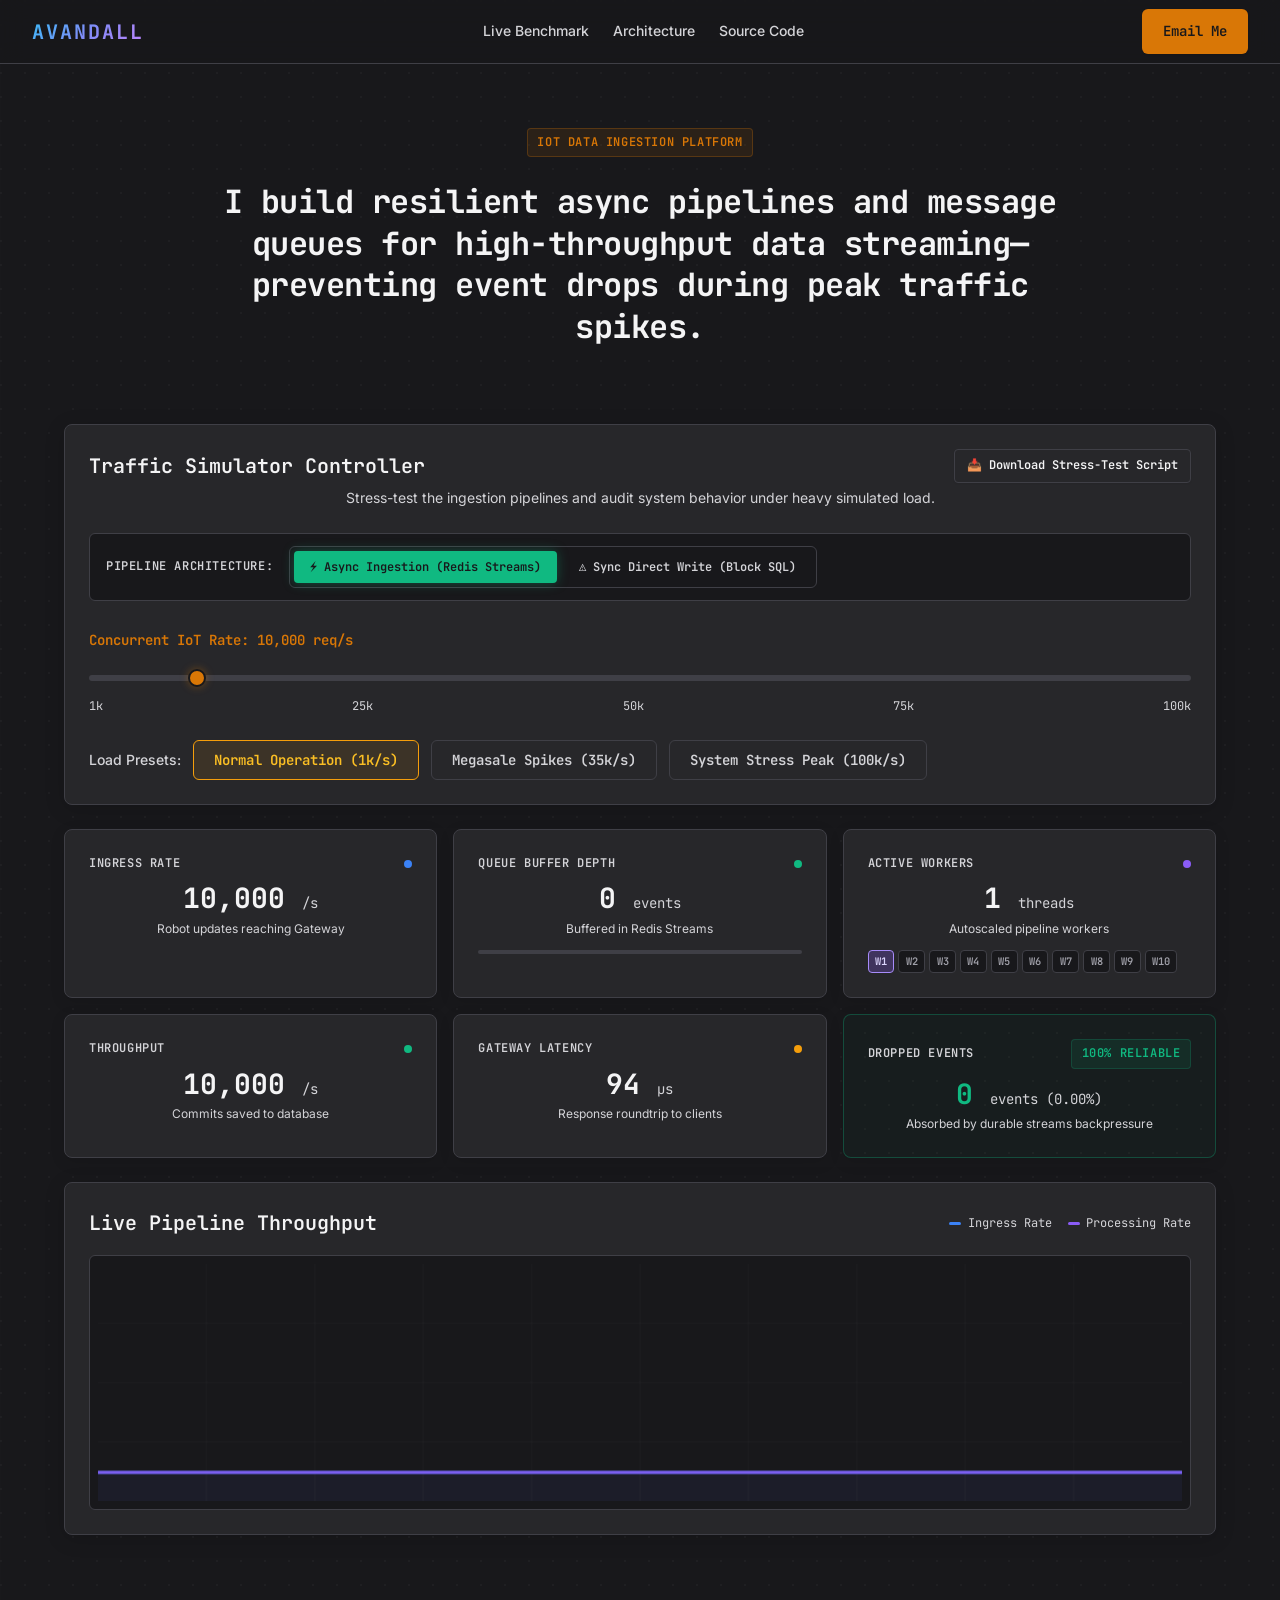
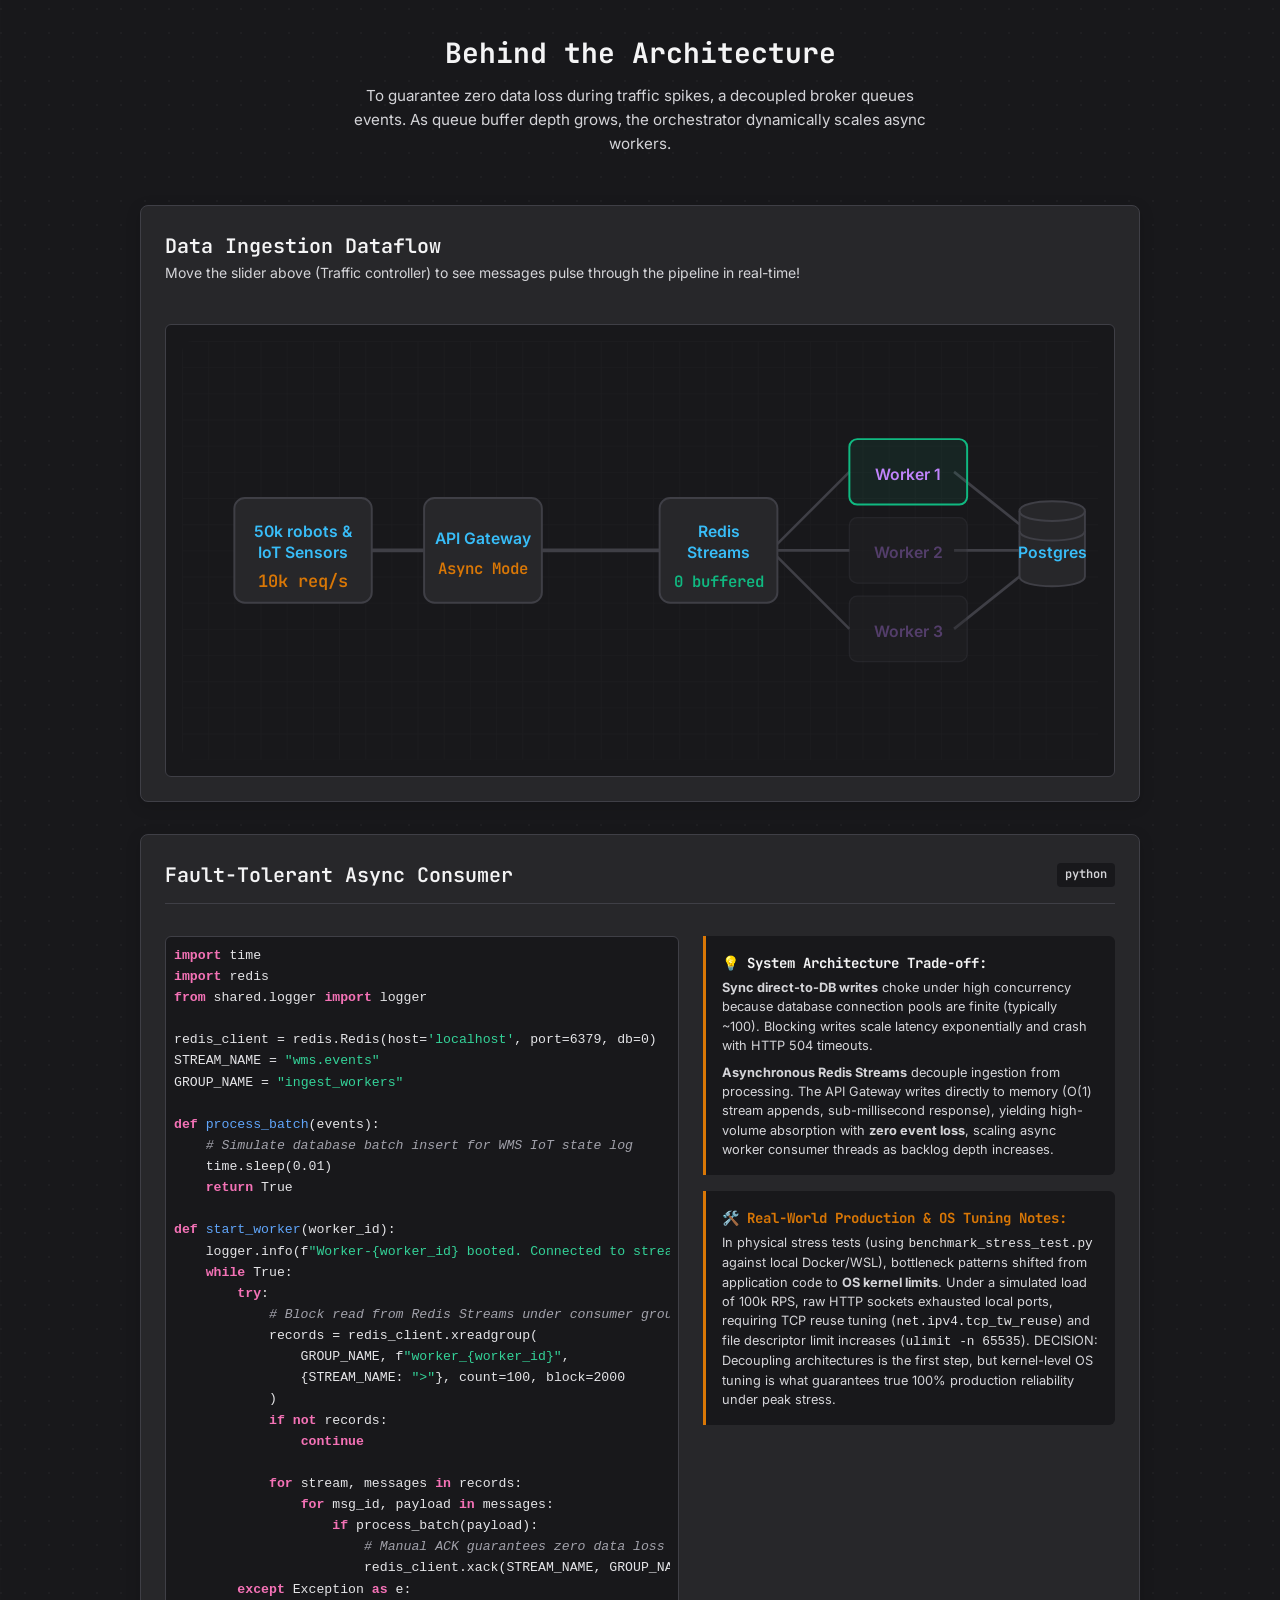
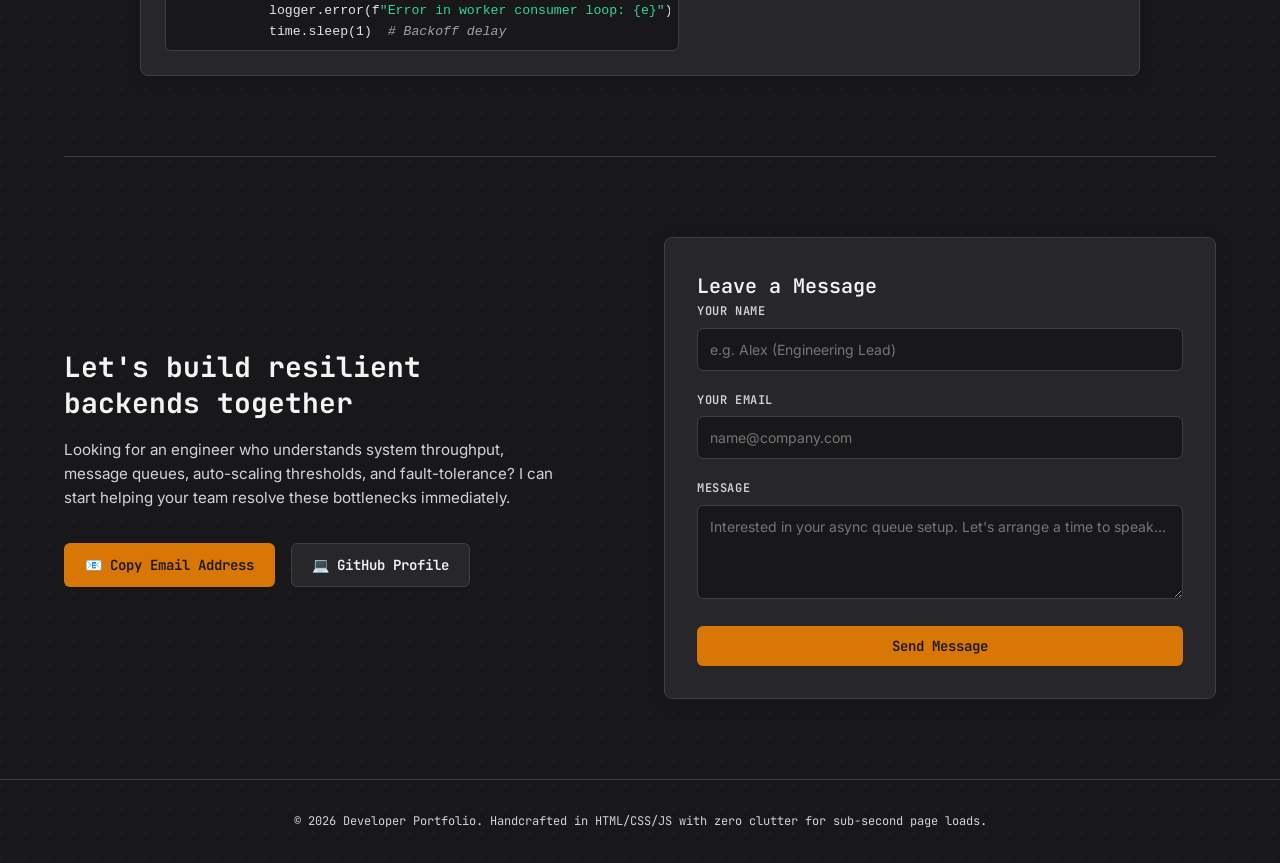
<file: index.html>
<!DOCTYPE html>
<html lang="en">

<head>
    <meta charset="UTF-8">
    <meta name="viewport" content="width=device-width, initial-scale=1.0">
    <title>High-Throughput Async Ingestion Engine | Portfolio</title>
    <meta name="description"
        content="A live performance benchmark comparing Synchronous and Asynchronous ingestion pipelines. Built to prove system efficiency and zero data loss architecture under peak load.">
    <meta name="theme-color" content="#18181B">
    <link rel="icon" type="image/svg+xml" href="data:image/svg+xml,<svg xmlns='http://www.w3.org/2000/svg' viewBox='0 0 100 100'><text y='.9em' font-size='90'>⚡</text></svg>">
    <link rel="canonical" href="https://avandall.github.io/WMS_Ecosystem/">
    <!-- Google Fonts: Inter & JetBrains Mono (Non-blocking async load) -->
    <link rel="preconnect" href="https://fonts.googleapis.com">
    <link rel="preconnect" href="https://fonts.gstatic.com" crossorigin>
    <link rel="preload" as="style"
        href="https://fonts.googleapis.com/css2?family=Inter:wght@400;500;600&family=JetBrains+Mono:ital,wght@0,400;0,600;0,700;1,400&display=swap"
        onload="this.onload=null;this.rel='stylesheet'">
    <noscript>
        <link rel="stylesheet"
            href="https://fonts.googleapis.com/css2?family=Inter:wght@400;500;600&family=JetBrains+Mono:ital,wght@0,400;0,600;0,700;1,400&display=swap">
    </noscript>
    <link rel="stylesheet" href="styles.css">
</head>

<body>

    <!-- Header Navigation -->
    <header class="header">
        <div class="logo">
            AVANDALL
        </div>
        <nav class="nav">
            <a href="#benchmark" class="nav-link">Live Benchmark</a>
            <a href="#architecture" class="nav-link">Architecture</a>
            <a href="#code" class="nav-link">Source Code</a>
        </nav>
        <a href="#contact" id="cta-header-btn" class="btn btn-primary">Email Me</a>
    </header>

    <main class="container">

        <!-- SECTION 1: HERO & LIVE BENCHMARK -->
        <section id="benchmark" class="section hero-section">
            <div class="hero-content">
                <span class="badge badge-accent">IoT Data Ingestion Platform</span>
                <h1 class="hero-title">I build resilient async pipelines and message queues for high-throughput data
                    streaming—preventing event drops during peak traffic spikes.</h1>
                <h2 class="sr-only">Interactive Pipeline Simulator & Real-Time Telemetry</h2>
            </div>

            <!-- Dashboard Wrapper -->
            <div class="dashboard-wrapper" id="dashboard-container">

                <!-- Ingestion Load Controller (Slider, Modes & Presets) -->
                <div class="dashboard-card control-card" id="main-control-card">
                    <div class="control-header">
                        <h3 class="card-title">Traffic Simulator Controller</h3>
                        <a href="benchmark_stress_test.py" download="benchmark_stress_test.py"
                            class="btn btn-secondary btn-sm" id="btn-download-script">
                            📥 Download Stress-Test Script
                        </a>
                    </div>
                    <p class="card-desc">Stress-test the ingestion pipelines and audit system behavior under heavy
                        simulated load.</p>

                    <!-- Toggle Switch for Sync vs Async -->
                    <div class="mode-select-container">
                        <span class="control-label">Pipeline Architecture:</span>
                        <div class="toggle-group">
                            <button type="button" class="btn btn-toggle active" id="btn-mode-async"
                                onclick="toggleMode(true)">
                                ⚡ Async Ingestion (Redis Streams)
                            </button>
                            <button type="button" class="btn btn-toggle" id="btn-mode-sync" onclick="toggleMode(false)">
                                ⚠️ Sync Direct Write (Block SQL)
                            </button>
                        </div>
                    </div>

                    <div class="slider-container">
                        <div class="slider-labels">
                            <label for="load-slider" class="slider-val-label">Concurrent IoT Rate: <span
                                    id="current-load-text">10,000</span> req/s</label>
                        </div>
                        <input type="range" id="load-slider" min="1000" max="100000" step="1000" value="10000"
                            class="custom-slider" aria-label="Concurrent IoT Rate (requests per second)"
                            aria-valuemin="1000" aria-valuemax="100000" aria-valuenow="10000">
                        <div class="slider-ticks">
                            <span>1k</span>
                            <span>25k</span>
                            <span>50k</span>
                            <span>75k</span>
                            <span>100k</span>
                        </div>
                    </div>

                    <div class="presets-container">
                        <span class="presets-label">Load Presets:</span>
                        <button type="button" class="btn btn-outline active" id="preset-idle"
                            onclick="setPreset(1000, this)">Normal Operation (1k/s)</button>
                        <button type="button" class="btn btn-outline" id="preset-med"
                            onclick="setPreset(35000, this)">Megasale Spikes (35k/s)</button>
                        <button type="button" class="btn btn-outline" id="preset-peak"
                            onclick="setPreset(100000, this)">System Stress Peak (100k/s)</button>
                    </div>
                </div>

                <!-- Telemetry Stats Grid -->
                <div class="stats-grid">
                    <!-- Stat 1: Ingress Rate -->
                    <div class="stat-card">
                        <div class="stat-header">
                            <span class="stat-title">Ingress Rate</span>
                            <span class="stat-indicator pulse-blue"></span>
                        </div>
                        <div class="stat-value" id="stat-ingress">10,000 <span class="stat-unit">/s</span></div>
                        <div class="stat-desc">Robot updates reaching Gateway</div>
                    </div>

                    <!-- Stat 2: Queue Depth -->
                    <div class="stat-card" id="card-queue-depth">
                        <div class="stat-header">
                            <span class="stat-title">Queue Buffer Depth</span>
                            <span class="stat-indicator" id="queue-indicator"></span>
                        </div>
                        <div class="stat-value" id="stat-queue">0 <span class="stat-unit">events</span></div>
                        <div class="stat-desc">Buffered in Redis Streams</div>
                        <div class="progress-bar-container">
                            <div class="progress-bar-fill" id="queue-bar-fill" style="width: 0%"></div>
                        </div>
                    </div>

                    <!-- Stat 3: Active Workers -->
                    <div class="stat-card" id="card-active-workers">
                        <div class="stat-header">
                            <span class="stat-title">Active Workers</span>
                            <span class="stat-indicator pulse-purple"></span>
                        </div>
                        <div class="stat-value" id="stat-workers">1 <span class="stat-unit">threads</span></div>
                        <div class="stat-desc">Autoscaled pipeline workers</div>
                        <div class="worker-chips-container" id="worker-chips">
                            <span class="worker-chip active">W1</span>
                        </div>
                    </div>

                    <!-- Stat 4: Process Throughput -->
                    <div class="stat-card">
                        <div class="stat-header">
                            <span class="stat-title">Throughput</span>
                            <span class="stat-indicator pulse-emerald"></span>
                        </div>
                        <div class="stat-value" id="stat-throughput">10,000 <span class="stat-unit">/s</span></div>
                        <div class="stat-desc">Commits saved to database</div>
                    </div>

                    <!-- Stat 5: Latency -->
                    <div class="stat-card" id="card-system-latency">
                        <div class="stat-header">
                            <span class="stat-title">Gateway Latency</span>
                            <span class="stat-indicator pulse-yellow" id="latency-indicator"></span>
                        </div>
                        <div class="stat-value" id="stat-latency">110 <span class="stat-unit">µs</span></div>
                        <div class="stat-desc">Response roundtrip to clients</div>
                    </div>

                    <!-- Stat 6: Event Loss -->
                    <div class="stat-card highlight-emerald" id="card-dropped-events">
                        <div class="stat-header">
                            <span class="stat-title">Dropped Events</span>
                            <span class="badge badge-success" id="dropped-badge">100% Reliable</span>
                        </div>
                        <div class="stat-value text-emerald" id="stat-dropped">0 <span class="stat-unit">events
                                (0.00%)</span></div>
                        <div class="stat-desc" id="dropped-desc">Absorbed by durable streams backpressure</div>
                    </div>
                </div>

                <!-- Real-Time Graph Canvas -->
                <div class="dashboard-card chart-card">
                    <div class="chart-header">
                        <h3 class="card-title">Live Pipeline Throughput</h3>
                        <div class="chart-legend">
                            <span class="legend-item"><span class="legend-color line-ingress"></span>Ingress Rate</span>
                            <span class="legend-item"><span class="legend-color line-process"></span>Processing
                                Rate</span>
                            <span class="legend-item" id="legend-dropped-item" style="display:none;"><span
                                    class="legend-color line-dropped"></span>Dropped Events</span>
                        </div>
                    </div>
                    <div class="canvas-container">
                        <canvas id="liveChart" height="240"></canvas>
                    </div>
                </div>
            </div>
        </section>

        <!-- SECTION 2: SYSTEM ARCHITECTURE & CODE (Believing) -->
        <section id="architecture" class="section code-arch-section">
            <h2 class="section-title">Behind the Architecture</h2>
            <p class="section-subtitle">
                To guarantee zero data loss during traffic spikes, a decoupled broker queues events. As queue buffer
                depth grows, the orchestrator dynamically scales async workers.
            </p>

            <div class="arch-grid">
                <!-- SVG Interactive Architecture Diagram -->
                <div class="arch-card">
                    <h3 class="card-title">Data Ingestion Dataflow</h3>
                    <p class="card-desc">Move the slider above (Traffic controller) to see messages pulse through the
                        pipeline in real-time!
                    </p>

                    <div class="svg-wrapper">
                        <svg viewBox="0 0 700 320" class="arch-svg">
                            <!-- Grid background -->
                            <defs>
                                <pattern id="grid" width="20" height="20" patternUnits="userSpaceOnUse">
                                    <path d="M 20 0 L 0 0 0 20" fill="none" stroke="rgba(255, 255, 255, 0.02)"
                                        stroke-width="1" />
                                </pattern>
                            </defs>
                            <rect width="100%" height="100%" fill="url(#grid)" rx="8" />

                            <!-- Connecting paths -->
                            <!-- Source to Gateway -->
                            <path d="M 90 160 L 190 160" stroke="#3F3F46" stroke-width="3" fill="none" id="path1" />
                            <!-- Gateway to Broker (Queue) / Gateway to DB (Sync path) -->
                            <path d="M 270 160 L 370 160" stroke="#3F3F46" stroke-width="3" fill="none" id="path2" />

                            <!-- Broker to Workers -->
                            <path d="M 450 160 L 510 100" stroke="#3F3F46" stroke-width="2" fill="none"
                                id="path-worker1" />
                            <path d="M 450 160 L 510 160" stroke="#3F3F46" stroke-width="2" fill="none"
                                id="path-worker2" />
                            <path d="M 450 160 L 510 220" stroke="#3F3F46" stroke-width="2" fill="none"
                                id="path-worker3" />

                            <!-- Workers to Postgres -->
                            <path d="M 590 100 L 640 140" stroke="#3F3F46" stroke-width="2" fill="none" id="path-db1" />
                            <path d="M 590 160 L 640 160" stroke="#3F3F46" stroke-width="2" fill="none" id="path-db2" />
                            <path d="M 590 220 L 640 180" stroke="#3F3F46" stroke-width="2" fill="none" id="path-db3" />

                            <!-- Dynamic Animated Ingestion Particles -->
                            <circle r="5" fill="#D97706" id="particle-ingest"
                                style="offset-path: path('M 90 160 L 190 160'); animation: moveParticle 1s infinite linear;">
                            </circle>
                            <circle r="5" fill="#10B981" id="particle-queue"
                                style="offset-path: path('M 270 160 L 370 160'); animation: moveParticle 0.8s infinite linear;">
                            </circle>

                            <!-- Node 1: Ingress Load -->
                            <g transform="translate(40, 120)">
                                <rect width="105" height="80" rx="8" fill="#27272A" stroke="#3F3F46"
                                    stroke-width="1.5" />
                                <text x="52.5" y="30" text-anchor="middle" fill="#38BDF8" font-size="12"
                                    font-family="Inter" font-weight="600">50k robots &</text>
                                <text x="52.5" y="46" text-anchor="middle" fill="#38BDF8" font-size="12"
                                    font-family="Inter" font-weight="600">IoT Sensors</text>
                                <text x="52.5" y="68" text-anchor="middle" fill="#D97706" font-size="13"
                                    font-family="JetBrains Mono" font-weight="600" id="svg-load-text">10k req/s</text>
                            </g>

                            <!-- Node 2: API Gateway -->
                            <g transform="translate(185, 120)">
                                <rect width="90" height="80" rx="8" fill="#27272A" stroke="#3F3F46"
                                    stroke-width="1.5" />
                                <text x="45" y="35" text-anchor="middle" fill="#38BDF8" font-size="12"
                                    font-family="Inter" font-weight="600">API Gateway</text>
                                <text x="45" y="58" text-anchor="middle" fill="#D97706" font-size="12"
                                    font-family="JetBrains Mono" font-weight="600" id="svg-gateway-mode">Async
                                    Mode</text>
                            </g>

                            <!-- Node 3: Message Queue / Redis Streams -->
                            <g transform="translate(365, 120)" id="svg-queue-node">
                                <rect width="90" height="80" rx="8" fill="#27272A" stroke="#3F3F46"
                                    stroke-width="1.5" />
                                <text x="45" y="30" text-anchor="middle" fill="#38BDF8" font-size="12"
                                    font-family="Inter" font-weight="600">Redis</text>
                                <text x="45" y="46" text-anchor="middle" fill="#38BDF8" font-size="12"
                                    font-family="Inter" font-weight="600">Streams</text>
                                <text x="45" y="68" text-anchor="middle" fill="#10B981" font-size="12"
                                    font-family="JetBrains Mono" font-weight="600" id="svg-queue-depth">0
                                    buffered</text>
                            </g>

                            <!-- Node 4: Async Worker Pool -->
                            <!-- Worker 1 -->
                            <g transform="translate(510, 75)" id="svg-worker-node1">
                                <rect width="90" height="50" rx="6" fill="#27272A" stroke="#10b981" stroke-width="1.5"
                                    class="worker-node-rect" />
                                <text x="45" y="31" text-anchor="middle" fill="#C084FC" font-size="12"
                                    font-family="Inter" font-weight="600">Worker 1</text>
                            </g>
                            <!-- Worker 2 -->
                            <g transform="translate(510, 135)" id="svg-worker-node2" style="opacity: 0.35;">
                                <rect width="90" height="50" rx="6" fill="#27272A" stroke="#3F3F46" stroke-width="1"
                                    class="worker-node-rect" />
                                <text x="45" y="31" text-anchor="middle" fill="#C084FC" font-size="12"
                                    font-family="Inter" font-weight="600">Worker 2</text>
                            </g>
                            <!-- Worker 3 -->
                            <g transform="translate(510, 195)" id="svg-worker-node3" style="opacity: 0.35;">
                                <rect width="90" height="50" rx="6" fill="#27272A" stroke="#3F3F46" stroke-width="1"
                                    class="worker-node-rect" />
                                <text x="45" y="31" text-anchor="middle" fill="#C084FC" font-size="12"
                                    font-family="Inter" font-weight="600">Worker 3</text>
                            </g>

                            <!-- Node 5: Database (Postgres) -->
                            <g transform="translate(640, 120)">
                                <path d="M 0 10 C 0 0, 50 0, 50 10 L 50 60 C 50 70, 0 70, 0 60 Z" fill="#27272A"
                                    stroke="#3F3F46" stroke-width="1.5" />
                                <path d="M 0 10 C 0 20, 50 20, 50 10" fill="none" stroke="#3F3F46" stroke-width="1.5" />
                                <path d="M 0 25 C 0 35, 50 35, 50 25" fill="none" stroke="#3F3F46" stroke-width="1.5" />
                                <text x="25" y="46" text-anchor="middle" fill="#38BDF8" font-size="12"
                                    font-family="Inter" font-weight="600">Postgres</text>
                            </g>
                        </svg>
                    </div>
                </div>

                <!-- Code Viewer Card -->
                <div id="code" class="arch-card code-card">
                    <div class="code-header">
                        <span class="card-title">Fault-Tolerant Async Consumer</span>
                        <span class="code-lang">python</span>
                    </div>
                    <div class="code-card-body">
                        <div class="code-body-wrapper">
                            <pre><code><span class="keyword">import</span> time
<span class="keyword">import</span> redis
<span class="keyword">from</span> shared.logger <span class="keyword">import</span> logger

redis_client = redis.Redis(host=<span class="string">'localhost'</span>, port=6379, db=0)
STREAM_NAME = <span class="string">"wms.events"</span>
GROUP_NAME = <span class="string">"ingest_workers"</span>

<span class="keyword">def</span> <span class="function">process_batch</span>(events):
    <span class="comment"># Simulate database batch insert for WMS IoT state log</span>
    time.sleep(0.01)
    <span class="keyword">return</span> True

<span class="keyword">def</span> <span class="function">start_worker</span>(worker_id):
    logger.info(f<span class="string">"Worker-{worker_id} booted. Connected to stream."</span>)
    <span class="keyword">while</span> True:
        <span class="keyword">try</span>:
            <span class="comment"># Block read from Redis Streams under consumer group</span>
            records = redis_client.xreadgroup(
                GROUP_NAME, f<span class="string">"worker_{worker_id}"</span>,
                {STREAM_NAME: <span class="string">">"</span>}, count=100, block=2000
            )
            <span class="keyword">if</span> <span class="keyword">not</span> records:
                <span class="keyword">continue</span>

            <span class="keyword">for</span> stream, messages <span class="keyword">in</span> records:
                <span class="keyword">for</span> msg_id, payload <span class="keyword">in</span> messages:
                    <span class="keyword">if</span> process_batch(payload):
                        <span class="comment"># Manual ACK guarantees zero data loss on worker crash!</span>
                        redis_client.xack(STREAM_NAME, GROUP_NAME, msg_id)
        <span class="keyword">except</span> Exception <span class="keyword">as</span> e:
            logger.error(f<span class="string">"Error in worker consumer loop: {e}"</span>)
            time.sleep(1)  <span class="comment"># Backoff delay</span></code></pre>
                        </div>
                        <div class="code-explanations-wrapper">
                            <div class="code-explain">
                                <span class="explain-title">💡 System Architecture Trade-off:</span>
                                <p class="explain-desc">
                                    <strong>Sync direct-to-DB writes</strong> choke under high concurrency because
                                    database
                                    connection pools are finite (typically ~100). Blocking writes scale latency
                                    exponentially
                                    and crash with HTTP 504 timeouts.
                                </p>
                                <p class="explain-desc" style="margin-top: 0.5rem;">
                                    <strong>Asynchronous Redis Streams</strong> decouple ingestion from processing. The
                                    API
                                    Gateway writes directly to memory (O(1) stream appends, sub-millisecond response),
                                    yielding
                                    high-volume absorption with <strong>zero event loss</strong>, scaling async worker
                                    consumer
                                    threads as backlog depth increases.
                                </p>
                            </div>
                            <div class="code-explain" style="border-left-color: var(--color-amber-600);">
                                <span class="explain-title" style="color: var(--text-accent);">🛠️ Real-World Production
                                    & OS
                                    Tuning Notes:</span>
                                <p class="explain-desc">
                                    In physical stress tests (using <code>benchmark_stress_test.py</code> against local
                                    Docker/WSL), bottleneck patterns shifted from application code to <strong>OS kernel
                                        limits</strong>. Under a simulated load of 100k RPS, raw HTTP sockets exhausted
                                    local
                                    ports, requiring TCP reuse tuning (<code>net.ipv4.tcp_tw_reuse</code>) and file
                                    descriptor
                                    limit increases (<code>ulimit -n 65535</code>). DECISION: Decoupling architectures
                                    is the
                                    first step, but kernel-level OS tuning is what guarantees true 100% production
                                    reliability
                                    under peak stress.
                                </p>
                            </div>
                        </div>
                    </div>
                </div>
            </div>
        </section>

        <!-- SECTION 3: CALL TO ACTION (Taking Action) -->
        <section id="contact" class="section contact-section">
            <div class="contact-grid">
                <div class="contact-info">
                    <h2 class="contact-title">Let's build resilient backends together</h2>
                    <p class="contact-desc">
                        Looking for an engineer who understands system throughput, message queues, auto-scaling
                        thresholds, and fault-tolerance? I can start helping your team resolve these bottlenecks
                        immediately.
                    </p>
                    <div class="contact-quick-links">
                        <button onclick="copyEmailToClipboard(this)" class="btn btn-primary" id="btn-copy-email">
                            <span>📧</span> Copy Email Address
                        </button>
                        <a href="https://github.com/avandall" target="_blank" class="btn btn-secondary">
                            <span>💻</span> GitHub Profile
                        </a>
                    </div>
                </div>

                <!-- Simulating direct contact message form -->
                <div class="contact-form-card">
                    <h3 class="card-title">Leave a Message</h3>
                    <form id="contact-form" action="https://formspree.io/f/xnjevvan" method="POST" target="_blank">
                        <div class="form-group">
                            <label for="form-name">Your Name</label>
                            <input type="text" id="form-name" name="name" required
                                placeholder="e.g. Alex (Engineering Lead)">
                        </div>
                        <div class="form-group">
                            <label for="form-email">Your Email</label>
                            <input type="email" id="form-email" name="email" required placeholder="name@company.com">
                        </div>
                        <div class="form-group">
                            <label for="form-msg">Message</label>
                            <textarea id="form-msg" name="message" rows="4" required
                                placeholder="Interested in your async queue setup. Let's arrange a time to speak..."></textarea>
                        </div>
                        <button type="submit" id="form-submit-btn" class="btn btn-primary btn-full">
                            Send Message
                        </button>
                    </form>
                </div>
            </div>
        </section>

    </main>

    <!-- Footer -->
    <footer class="footer-bottom">
        <p>&copy; 2026 Developer Portfolio. Handcrafted in HTML/CSS/JS with zero clutter for sub-second page loads.</p>
    </footer>

    <div id="toast-message" class="toast-message style-hidden"></div>
    <script defer src="script.js"></script>
</body>

</html>
</file>
<file: styles.css>
/* ==========================================
   CSS RESET & DESIGN SYSTEM (CLAUDE DARK THEME)
   ========================================== */
:root {
    --bg-main: #18181B; /* Zinc 900 */
    --bg-card: #27272A; /* Zinc 800 */
    --bg-card-hover: #2E2E33;
    --border-card: #3F3F46; /* Zinc 700 */
    
    --text-primary: #F4F4F5; /* Zinc 100 */
    --text-secondary: #D4D4D8; /* Zinc 300 */
    --text-accent: #D97706; /* Amber 600 - Claude Terracotta */
    
    --color-amber-500: #F59E0B;
    --color-amber-600: #D97706;
    --color-amber-700: #B45309;
    
    --color-emerald-500: #10B981;
    --color-emerald-600: #059669;
    
    --color-red-500: #EF4444;
    --color-red-600: #DC2626;
    --color-red-500-alpha: rgba(239, 68, 68, 0.15);
    
    --color-blue-500: #3B82F6;
    --color-purple-500: #8B5CF6;
    --color-pink-500: #EC4899;

    --font-sans: 'Inter', system-ui, -apple-system, sans-serif;
    --font-mono: 'JetBrains Mono', monospace;
}

* {
    margin: 0;
    padding: 0;
    box-sizing: border-box;
}

html {
    scroll-behavior: smooth;
    font-size: 16px;
}

body {
    background-color: var(--bg-main);
    /* Clean light-dot grid background pattern on dark canvas */
    background-image: 
        radial-gradient(circle at 1px 1px, rgba(255, 255, 255, 0.03) 1px, transparent 0),
        linear-gradient(to right, rgba(255, 255, 255, 0.005) 1px, transparent 0);
    background-size: 24px 24px, 100% 1px;
    color: var(--text-primary);
    font-family: var(--font-sans);
    line-height: 1.6;
    overflow-x: hidden;
    -webkit-font-smoothing: antialiased;
}

/* Scrollbar styling */
::-webkit-scrollbar {
    width: 6px;
    height: 6px;
}
::-webkit-scrollbar-track {
    background: var(--bg-main);
}
::-webkit-scrollbar-thumb {
    background: #3F3F46;
    border-radius: 3px;
}
::-webkit-scrollbar-thumb:hover {
    background: #52525B;
}

/* ==========================================
   HEADER STYLE
   ========================================== */
.header {
    position: fixed;
    top: 0;
    left: 0;
    right: 0;
    height: 64px;
    background: rgba(24, 24, 27, 0.85);
    backdrop-filter: blur(12px);
    -webkit-backdrop-filter: blur(12px);
    border-bottom: 1px solid var(--border-card);
    display: flex;
    justify-content: space-between;
    align-items: center;
    padding: 0 2rem;
    z-index: 100;
}

.logo {
    display: inline-flex;
    align-items: center;
    font-family: var(--font-mono);
    font-weight: 700;
    font-size: 1.25rem;
    letter-spacing: 2px;
    text-transform: uppercase;
    
    background: linear-gradient(135deg, #38BDF8 0%, #818CF8 50%, #C084FC 100%);
    -webkit-background-clip: text;
    -webkit-text-fill-color: transparent;
    background-clip: text;
}

.nav {
    display: flex;
    gap: 1.5rem;
}
.nav-link {
    color: var(--text-secondary);
    text-decoration: none;
    font-size: 0.875rem;
    font-weight: 500;
    font-family: var(--font-sans);
    transition: color 0.2s;
}
.nav-link:hover {
    color: var(--text-accent);
}

/* ==========================================
   BUTTONS & BADGES
   ========================================== */
.btn {
    display: inline-flex;
    align-items: center;
    justify-content: center;
    gap: 0.5rem;
    padding: 0.625rem 1.25rem;
    border-radius: 6px;
    font-family: var(--font-mono);
    font-weight: 600;
    font-size: 0.875rem;
    text-decoration: none;
    cursor: pointer;
    transition: all 0.2s cubic-bezier(0.4, 0, 0.2, 1);
    border: 1px solid transparent;
}
.btn-primary {
    background-color: var(--color-amber-600);
    color: #18181B; /* Dark text on bright background for high contrast */
    box-shadow: 0 1px 2px rgba(0, 0, 0, 0.1);
}
.btn-primary:hover {
    background-color: var(--color-amber-500);
    transform: translateY(-1px);
    box-shadow: 0 4px 12px rgba(217, 119, 6, 0.3);
}
.btn-primary:active {
    transform: translateY(0);
}

.btn-secondary {
    background-color: #27272A;
    color: var(--text-primary);
    border: 1px solid var(--border-card);
    box-shadow: 0 1px 2px rgba(0, 0, 0, 0.05);
}
.btn-secondary:hover {
    background-color: #2E2E33;
    border-color: #52525B;
    transform: translateY(-1px);
}

/* Accessibility Screen Reader Only Utility */
.sr-only {
    position: absolute;
    width: 1px;
    height: 1px;
    padding: 0;
    margin: -1px;
    overflow: hidden;
    clip: rect(0, 0, 0, 0);
    white-space: nowrap;
    border: 0;
}

.btn-outline {
    background: transparent;
    border: 1px solid #3F3F46;
    color: var(--text-secondary);
}
.btn-outline:hover, .btn-outline.active {
    border-color: #F59E0B;
    color: #FBBF24;
    background: rgba(245, 158, 11, 0.1);
}
.btn-full {
    width: 100%;
}
.btn-sm {
    padding: 0.4rem 0.75rem;
    font-size: 0.75rem;
    border-radius: 4px;
}

/* BADGES */
.badge {
    display: inline-block;
    padding: 0.25rem 0.6rem;
    border-radius: 4px;
    font-family: var(--font-mono);
    font-size: 0.75rem;
    font-weight: 600;
    text-transform: uppercase;
    letter-spacing: 0.05em;
}
.badge-accent {
    background: rgba(217, 119, 6, 0.1);
    color: var(--text-accent);
    border: 1px solid rgba(217, 119, 6, 0.25);
}
.badge-success {
    background: rgba(16, 185, 129, 0.1);
    color: var(--color-emerald-500);
    border: 1px solid rgba(16, 185, 129, 0.2);
}
.badge-danger {
    background: rgba(239, 68, 68, 0.1);
    color: var(--color-red-500);
    border: 1px solid rgba(239, 68, 68, 0.2);
}

/* ==========================================
   CONTAINER & SECTIONS
   ========================================== */
.container {
    max-width: 1200px;
    margin: 0 auto;
    padding: 64px 1.5rem 0;
}

.section {
    padding: 4rem 0 5rem;
}

/* HERO SECTION */
.hero-section {
    display: flex;
    flex-direction: column;
    align-items: center;
    text-align: center;
    padding-bottom: 2rem;
}
.hero-content {
    max-width: 900px;
    margin-bottom: 3.5rem;
}
.hero-title {
    font-family: var(--font-mono);
    font-size: 2rem;
    font-weight: 700;
    line-height: 1.3;
    margin: 1.5rem 0 1.25rem;
    letter-spacing: -0.5px;
    color: var(--text-primary);
}
@media (max-width: 768px) {
    .hero-title {
        font-size: 1.65rem;
    }
}
.hero-subtitle {
    font-size: 1rem;
    color: var(--text-secondary);
    font-weight: 400;
    max-width: 750px;
    margin: 0 auto;
    line-height: 1.65;
}

/* ==========================================
   DASHBOARD / SIMULATOR LAYOUT
   ========================================== */
.dashboard-wrapper {
    width: 100%;
    display: grid;
    grid-template-columns: 1fr;
    gap: 1.5rem;
}

.dashboard-card {
    background: var(--bg-card);
    border: 1px solid var(--border-card);
    border-radius: 8px;
    padding: 24px;
    transition: border-color 0.3s, box-shadow 0.3s;
    box-shadow: 0 4px 20px rgba(0, 0, 0, 0.15);
}
.dashboard-card:hover {
    border-color: #52525B;
}
.dashboard-card.card-error-state {
    border-color: rgba(239, 68, 68, 0.4);
    box-shadow: 0 0 20px rgba(239, 68, 68, 0.1);
}

.control-header {
    display: flex;
    justify-content: space-between;
    align-items: center;
    flex-wrap: wrap;
    gap: 0.75rem;
    margin-bottom: 0.25rem;
}

.card-title {
    font-family: var(--font-mono);
    font-size: 1.25rem;
    font-weight: 600;
}
.card-desc {
    font-size: 0.875rem;
    color: var(--text-secondary);
    margin-bottom: 1.5rem;
}

/* PIPELINE MODE SELECTOR */
.mode-select-container {
    display: flex;
    align-items: center;
    gap: 1rem;
    margin-bottom: 1.75rem;
    background: #18181B;
    border: 1px solid var(--border-card);
    padding: 0.75rem 1rem;
    border-radius: 6px;
    flex-wrap: wrap;
}
.control-label {
    font-family: var(--font-mono);
    font-size: 0.75rem;
    font-weight: 600;
    color: var(--text-secondary);
    text-transform: uppercase;
    letter-spacing: 0.05em;
}
.toggle-group {
    display: flex;
    gap: 0.35rem;
    background: #18181B;
    padding: 0.25rem;
    border-radius: 6px;
    border: 1px solid var(--border-card);
}
.btn-toggle {
    background: transparent;
    border: none;
    color: var(--text-secondary);
    padding: 0.5rem 1rem;
    font-family: var(--font-mono);
    font-size: 0.75rem;
    font-weight: 600;
    border-radius: 4px;
    cursor: pointer;
    transition: all 0.25s cubic-bezier(0.4, 0, 0.2, 1);
}
.btn-toggle:hover {
    color: var(--text-primary);
    background: rgba(255, 255, 255, 0.03);
}
#btn-mode-async.active {
    background-color: var(--color-emerald-500);
    color: #18181B;
    box-shadow: 0 0 12px rgba(16, 185, 129, 0.35);
}
#btn-mode-sync.active {
    background-color: var(--color-red-500);
    color: #18181B;
    box-shadow: 0 0 12px rgba(239, 68, 68, 0.35);
}

/* CONTROL CARD (SLIDER & PRESETS) */
.slider-container {
    margin-bottom: 1.5rem;
}
.slider-labels {
    display: flex;
    justify-content: space-between;
    font-family: var(--font-mono);
    font-size: 0.875rem;
    margin-bottom: 0.75rem;
    color: var(--text-accent);
    font-weight: 600;
}
.custom-slider {
    width: 100%;
    -webkit-appearance: none;
    appearance: none;
    height: 6px;
    border-radius: 3px;
    background: #3F3F46;
    outline: none;
}
.custom-slider::-webkit-slider-thumb {
    -webkit-appearance: none;
    appearance: none;
    width: 18px;
    height: 18px;
    border-radius: 50%;
    background: var(--color-amber-600);
    border: 2px solid #18181B;
    box-shadow: 0 0 8px rgba(217, 119, 6, 0.4);
    cursor: pointer;
    transition: transform 0.1s, background-color 0.2s;
}
.custom-slider::-webkit-slider-thumb:hover {
    transform: scale(1.15);
    background-color: var(--color-amber-500);
}
.slider-ticks {
    display: flex;
    justify-content: space-between;
    font-size: 0.75rem;
    font-family: var(--font-mono);
    color: var(--text-secondary);
    margin-top: 0.5rem;
}

.presets-container {
    display: flex;
    align-items: center;
    gap: 0.75rem;
    flex-wrap: wrap;
}
.presets-label {
    font-size: 0.875rem;
    color: var(--text-secondary);
    font-weight: 500;
}

/* ==========================================
   TELEMETRY STATS GRID
   ========================================== */
.stats-grid {
    display: grid;
    grid-template-columns: repeat(3, 1fr);
    gap: 1rem;
}
@media (max-width: 900px) {
    .stats-grid {
        grid-template-columns: repeat(2, 1fr);
    }
}
@media (max-width: 600px) {
    .stats-grid {
        grid-template-columns: 1fr;
    }
}

.stat-card {
    background: var(--bg-card);
    border: 1px solid var(--border-card);
    border-radius: 8px;
    padding: 24px;
    position: relative;
    overflow: hidden;
    transition: border-color 0.3s, background-color 0.3s;
    box-shadow: 0 4px 15px rgba(0, 0, 0, 0.1);
}
.stat-card:hover {
    border-color: #52525B;
}
.stat-card.highlight-emerald {
    border-color: rgba(16, 185, 129, 0.3);
    background: rgba(16, 185, 129, 0.03);
}
.stat-card.highlight-emerald:hover {
    border-color: rgba(16, 185, 129, 0.5);
}
.stat-card.highlight-red {
    border-color: rgba(239, 68, 68, 0.3);
    background: rgba(239, 68, 68, 0.03);
}
.stat-card.highlight-red:hover {
    border-color: rgba(239, 68, 68, 0.5);
}

.stat-header {
    display: flex;
    justify-content: space-between;
    align-items: center;
    margin-bottom: 0.5rem;
}
.stat-title {
    font-family: var(--font-mono);
    font-size: 0.75rem;
    font-weight: 600;
    color: var(--text-secondary);
    text-transform: uppercase;
    letter-spacing: 0.05em;
}

.stat-value {
    font-size: 1.75rem;
    font-weight: 700;
    font-family: var(--font-mono);
    line-height: 1.2;
    transition: color 0.3s;
    color: var(--text-primary);
}
.stat-unit {
    font-size: 0.875rem;
    font-weight: 400;
    color: var(--text-secondary);
}
.text-emerald {
    color: var(--color-emerald-500) !important;
}
.text-red {
    color: var(--color-red-500) !important;
}

.stat-desc {
    font-size: 0.75rem;
    color: var(--text-secondary);
    margin-top: 0.25rem;
    transition: color 0.3s;
}

/* Stat indicators (colored pulsing dots) */
.stat-indicator {
    width: 8px;
    height: 8px;
    border-radius: 50%;
    display: inline-block;
}
.pulse-blue {
    background-color: var(--color-blue-500);
    box-shadow: 0 0 0 0 rgba(59, 130, 246, 0.7);
    animation: pulse-blue-anim 1.5s infinite;
}
.pulse-purple {
    background-color: var(--color-purple-500);
    box-shadow: 0 0 0 0 rgba(139, 92, 246, 0.7);
    animation: pulse-purple-anim 1.5s infinite;
}
.pulse-emerald {
    background-color: var(--color-emerald-500);
    box-shadow: 0 0 0 0 rgba(16, 185, 129, 0.7);
    animation: pulse-emerald-anim 1.5s infinite;
}
.pulse-yellow {
    background-color: var(--color-amber-500);
    box-shadow: 0 0 0 0 rgba(217, 119, 6, 0.7);
    animation: pulse-yellow-anim 1.5s infinite;
}
.pulse-red {
    background-color: var(--color-red-500);
    box-shadow: 0 0 0 0 rgba(239, 68, 68, 0.7);
    animation: pulse-red-anim 1.5s infinite;
}

/* Progress Bar (Queue Buffer) */
.progress-bar-container {
    width: 100%;
    height: 4px;
    background: #3F3F46;
    border-radius: 2px;
    margin-top: 0.75rem;
    overflow: hidden;
}
.progress-bar-fill {
    height: 100%;
    background: var(--color-pink-500);
    border-radius: 2px;
    transition: width 0.1s linear, background-color 0.3s;
}

/* Worker dynamic chips */
.worker-chips-container {
    display: flex;
    gap: 0.25rem;
    margin-top: 0.75rem;
    flex-wrap: wrap;
}
.worker-chip {
    font-size: 0.65rem;
    font-weight: 600;
    background: #18181B;
    border: 1px solid #3F3F46;
    color: #A1A1AA;
    padding: 0.15rem 0.4rem;
    border-radius: 4px;
    font-family: var(--font-mono);
    transition: all 0.2s;
    opacity: 1;
}
.worker-chip.active {
    background: rgba(139, 92, 246, 0.25);
    border-color: #A78BFA;
    color: #DDD6FE;
    opacity: 1;
}

/* ==========================================
   CHART CARD
   ========================================== */
.chart-card {
    display: flex;
    flex-direction: column;
}
.chart-header {
    display: flex;
    justify-content: space-between;
    align-items: center;
    margin-bottom: 1rem;
    flex-wrap: wrap;
    gap: 0.5rem;
}
.chart-legend {
    display: flex;
    gap: 1rem;
    font-size: 0.75rem;
    font-family: var(--font-mono);
}
.legend-item {
    display: flex;
    align-items: center;
    gap: 0.4rem;
    color: var(--text-secondary);
}
.legend-color {
    width: 12px;
    height: 3px;
    border-radius: 2px;
    display: inline-block;
}
.line-ingress {
    background-color: var(--color-blue-500);
}
.line-process {
    background-color: var(--color-purple-500);
}
.line-dropped {
    background-color: var(--color-red-500);
}
.canvas-container {
    width: 100%;
    position: relative;
    background: #18181B;
    border: 1px solid var(--border-card);
    border-radius: 6px;
    padding: 0.5rem;
}
#liveChart {
    width: 100%;
    display: block;
}

/* ==========================================
   SECTION 2: SYSTEM ARCHITECTURE & CODE
   ========================================== */
.section-title {
    font-family: var(--font-mono);
    font-size: 1.75rem;
    font-weight: 700;
    text-align: center;
    margin-bottom: 0.5rem;
}
.section-subtitle {
    font-size: 0.95rem;
    color: var(--text-secondary);
    text-align: center;
    max-width: 600px;
    margin: 0 auto 3rem;
}

.arch-grid {
    display: grid;
    grid-template-columns: 1fr;
    gap: 2rem;
    max-width: 1000px;
    margin: 0 auto;
}

.code-card-body {
    display: grid;
    grid-template-columns: 1.25fr 1fr;
    gap: 1.5rem;
    margin-top: 1rem;
}
.code-explanations-wrapper {
    display: flex;
    flex-direction: column;
    gap: 1rem;
}
.code-explanations-wrapper .code-explain {
    margin-top: 0;
}
@media (max-width: 850px) {
    .code-card-body {
        grid-template-columns: 1fr;
    }
}

.arch-card {
    background: var(--bg-card);
    border: 1px solid var(--border-card);
    border-radius: 8px;
    padding: 24px;
    display: flex;
    flex-direction: column;
    box-shadow: 0 4px 15px rgba(0, 0, 0, 0.15);
}

.svg-wrapper {
    width: 100%;
    background: #18181B;
    border-radius: 6px;
    border: 1px solid var(--border-card);
    padding: 1rem;
    margin-top: 1rem;
}
.arch-svg {
    width: 100%;
    height: auto;
    display: block;
}

/* SVG particle animation rules */
@keyframes moveParticle {
    0% {
        offset-distance: 0%;
    }
    100% {
        offset-distance: 100%;
    }
}

.worker-node-rect {
    transition: stroke 0.2s, fill 0.2s;
}

/* CODE INTERACTIVE CARD (DARK SYNTAX THEME) */
.code-card {
    background: #27272A;
}
.code-header {
    display: flex;
    justify-content: space-between;
    align-items: center;
    margin-bottom: 1rem;
    padding-bottom: 0.75rem;
    border-bottom: 1px solid var(--border-card);
}
.code-lang {
    font-family: var(--font-mono);
    font-size: 0.75rem;
    font-weight: 600;
    background: #18181B;
    padding: 0.15rem 0.5rem;
    border-radius: 4px;
    color: var(--text-secondary);
}
.code-body-wrapper {
    font-family: var(--font-mono);
    font-size: 0.825rem;
    overflow-x: auto;
    padding: 0.5rem;
    background: #18181B;
    border: 1px solid var(--border-card);
    border-radius: 6px;
    height: 100%;
    min-height: 0;
    display: flex;
    flex-direction: column;
}
.code-body-wrapper pre {
    flex: 1;
    overflow-y: auto;
    margin: 0;
}
code {
    color: #E4E4E7;
}

/* Code highlight tokens (dark theme) */
.keyword { color: #F472B6; font-weight: 600; } /* Light Pink */
.string { color: #34D399; }                   /* Bright Emerald */
.comment { color: #A1A1AA; font-style: italic; } /* Zinc Light (WCAG AA Compliant > 6.5:1) */
.function { color: #60A5FA; }                 /* Light Blue */

.code-explain {
    margin-top: 1.25rem;
    padding: 1rem;
    background: #18181B;
    border-left: 3px solid var(--color-amber-600);
    border-radius: 0 6px 6px 0;
}
.explain-title {
    font-family: var(--font-mono);
    font-size: 0.875rem;
    font-weight: 700;
    color: var(--text-primary);
    display: block;
    margin-bottom: 0.25rem;
}
.explain-desc {
    font-size: 0.8rem;
    color: var(--text-secondary);
    line-height: 1.5;
}

/* ==========================================
   SECTION 3: CALL TO ACTION (Action Phase)
   ========================================== */
.contact-section {
    border-top: 1px solid var(--border-card);
    padding-top: 5rem;
    padding-bottom: 5rem;
}
.contact-grid {
    display: grid;
    grid-template-columns: 1fr 1fr;
    gap: 3rem;
    align-items: center;
}
@media (max-width: 768px) {
    .contact-grid {
        grid-template-columns: 1fr;
        gap: 2.5rem;
    }
}

.contact-info {
    max-width: 500px;
}
.contact-title {
    font-family: var(--font-mono);
    font-size: 1.75rem;
    font-weight: 700;
    line-height: 1.3;
    margin-bottom: 1rem;
}
.contact-desc {
    font-size: 0.95rem;
    color: var(--text-secondary);
    margin-bottom: 2rem;
    line-height: 1.6;
}
.contact-quick-links {
    display: flex;
    gap: 1rem;
    flex-wrap: wrap;
}

/* Form Card style */
.contact-form-card {
    background: var(--bg-card);
    border: 1px solid var(--border-card);
    border-radius: 8px;
    padding: 2rem;
    box-shadow: 0 4px 20px rgba(0, 0, 0, 0.1);
}
.form-group {
    margin-bottom: 1.25rem;
}
.form-group label {
    display: block;
    font-family: var(--font-mono);
    font-size: 0.75rem;
    font-weight: 600;
    text-transform: uppercase;
    letter-spacing: 0.05em;
    color: var(--text-secondary);
    margin-bottom: 0.4rem;
}
.form-group input, .form-group textarea {
    width: 100%;
    background: #18181B;
    border: 1px solid var(--border-card);
    border-radius: 6px;
    padding: 0.75rem;
    color: var(--text-primary);
    font-family: var(--font-sans);
    font-size: 0.875rem;
    outline: none;
    transition: border-color 0.2s, box-shadow 0.2s;
}
.form-group input:focus, .form-group textarea:focus {
    border-color: var(--color-amber-600);
    box-shadow: 0 0 0 3px rgba(217, 119, 6, 0.2);
}

.alert-success {
    background: rgba(16, 185, 129, 0.1);
    border: 1px solid rgba(16, 185, 129, 0.2);
    color: var(--color-emerald-500);
    padding: 0.75rem 1rem;
    border-radius: 6px;
    margin-top: 1.25rem;
    font-family: var(--font-mono);
    font-size: 0.8rem;
    font-weight: 600;
    transition: opacity 0.3s;
}
.style-hidden {
    display: none;
    opacity: 0;
}

/* ==========================================
   FOOTER
   ========================================== */
.footer-bottom {
    border-top: 1px solid var(--border-card);
    padding: 2rem 0;
    text-align: center;
    font-family: var(--font-mono);
    font-size: 0.75rem;
    color: var(--text-secondary);
}

/* ==========================================
   ANIMATIONS & PULSING EFFECTS
   ========================================== */
@keyframes pulse-blue-anim {
    0% { transform: scale(0.95); box-shadow: 0 0 0 0 rgba(59, 130, 246, 0.7); }
    70% { transform: scale(1); box-shadow: 0 0 0 6px rgba(59, 130, 246, 0); }
    100% { transform: scale(0.95); box-shadow: 0 0 0 0 rgba(59, 130, 246, 0); }
}
@keyframes pulse-purple-anim {
    0% { transform: scale(0.95); box-shadow: 0 0 0 0 rgba(139, 92, 246, 0.7); }
    70% { transform: scale(1); box-shadow: 0 0 0 6px rgba(139, 92, 246, 0); }
    100% { transform: scale(0.95); box-shadow: 0 0 0 0 rgba(139, 92, 246, 0); }
}
@keyframes pulse-emerald-anim {
    0% { transform: scale(0.95); box-shadow: 0 0 0 0 rgba(16, 185, 129, 0.7); }
    70% { transform: scale(1); box-shadow: 0 0 0 6px rgba(16, 185, 129, 0); }
    100% { transform: scale(0.95); box-shadow: 0 0 0 0 rgba(16, 185, 129, 0); }
}
@keyframes pulse-yellow-anim {
    0% { transform: scale(0.95); box-shadow: 0 0 0 0 rgba(217, 119, 6, 0.7); }
    70% { transform: scale(1); box-shadow: 0 0 0 6px rgba(217, 119, 6, 0); }
    100% { transform: scale(0.95); box-shadow: 0 0 0 0 rgba(217, 119, 6, 0); }
}
@keyframes pulse-red-anim {
    0% { transform: scale(0.95); box-shadow: 0 0 0 0 rgba(239, 68, 68, 0.7); }
    70% { transform: scale(1); box-shadow: 0 0 0 6px rgba(239, 68, 68, 0); }
    100% { transform: scale(0.95); box-shadow: 0 0 0 0 rgba(239, 68, 68, 0); }
}

@keyframes flash {
    0%, 100% { opacity: 1; }
    50% { opacity: 0.4; }
}

/* Toast Notification */
.toast-message {
    position: fixed;
    bottom: 24px;
    right: 24px;
    background-color: var(--bg-card);
    border: 1px solid var(--border-card);
    color: var(--text-primary);
    padding: 0.75rem 1.25rem;
    border-radius: 6px;
    font-family: var(--font-mono);
    font-size: 0.8rem;
    box-shadow: 0 4px 12px rgba(0, 0, 0, 0.25);
    z-index: 1000;
    transition: opacity 0.3s, transform 0.3s;
    opacity: 0;
    transform: translateY(10px);
    pointer-events: none;
}
.toast-message.show {
    opacity: 1;
    transform: translateY(0);
}
</file>
